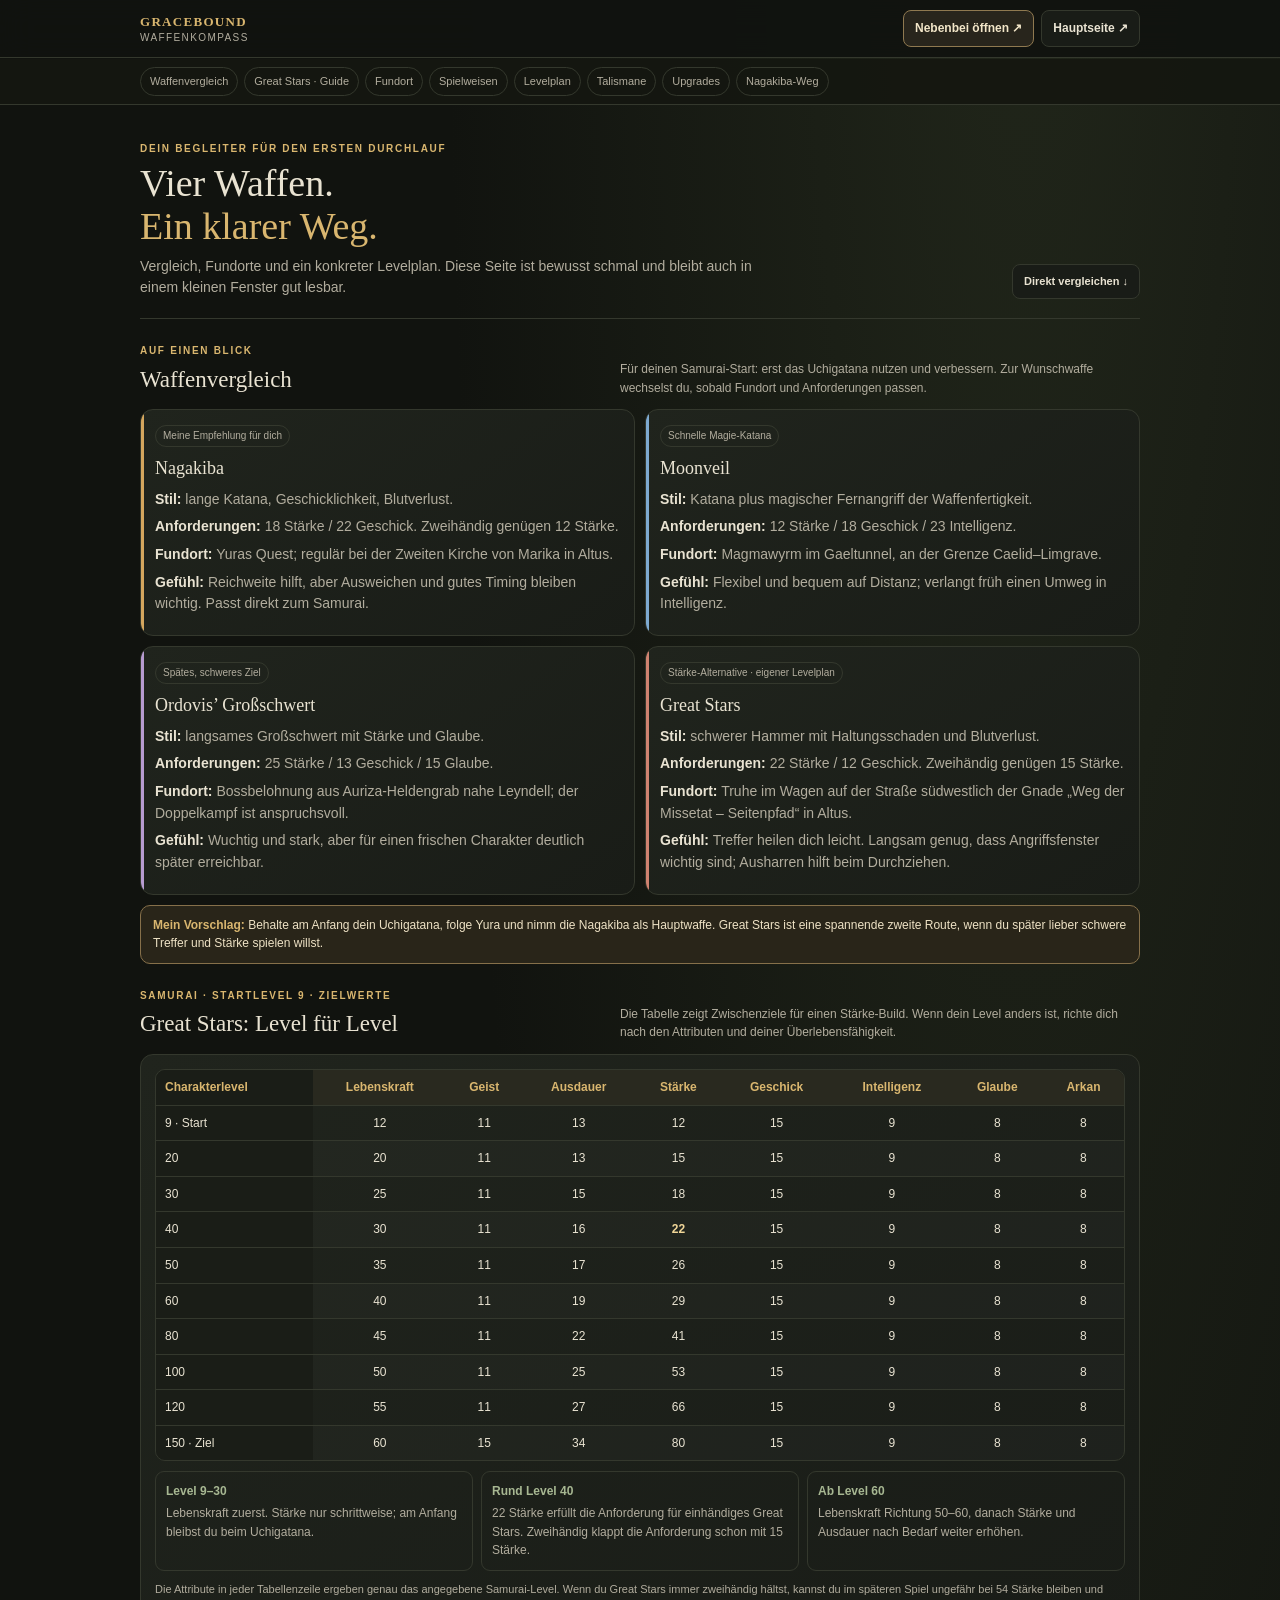
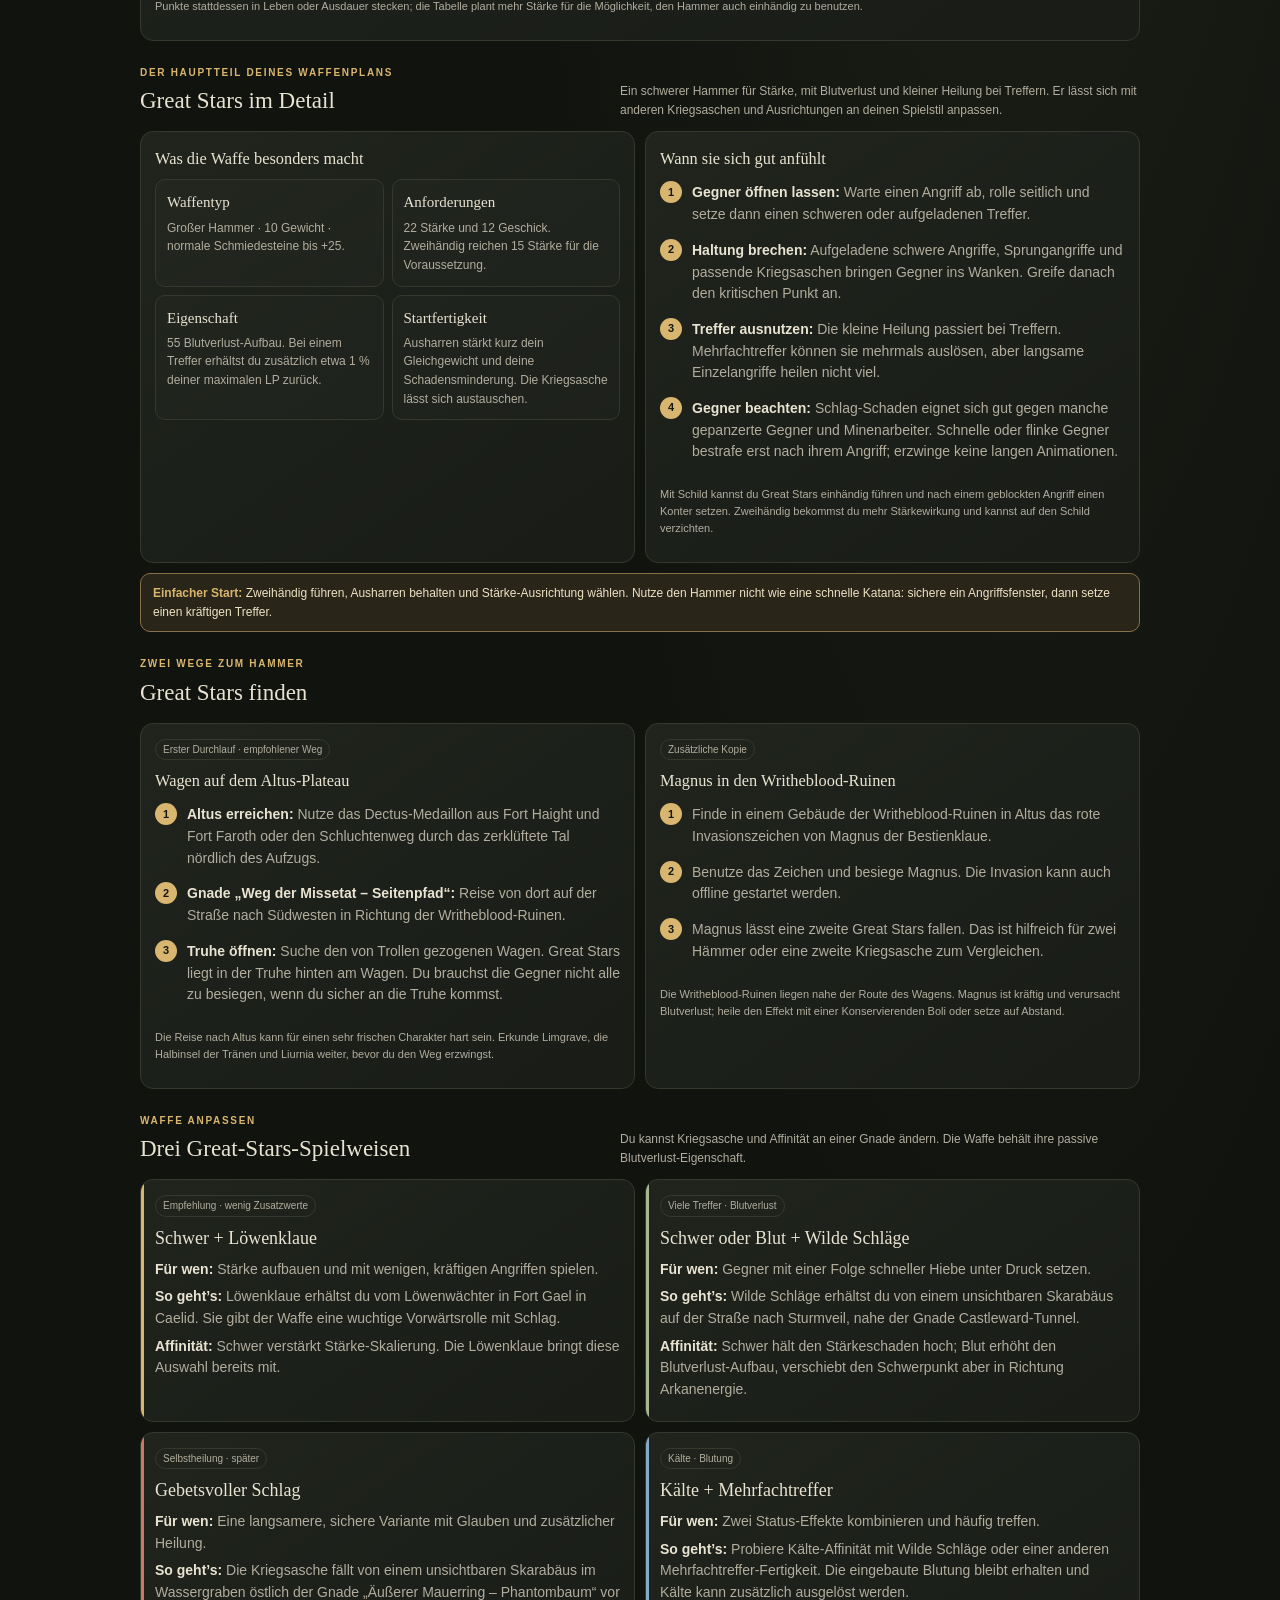
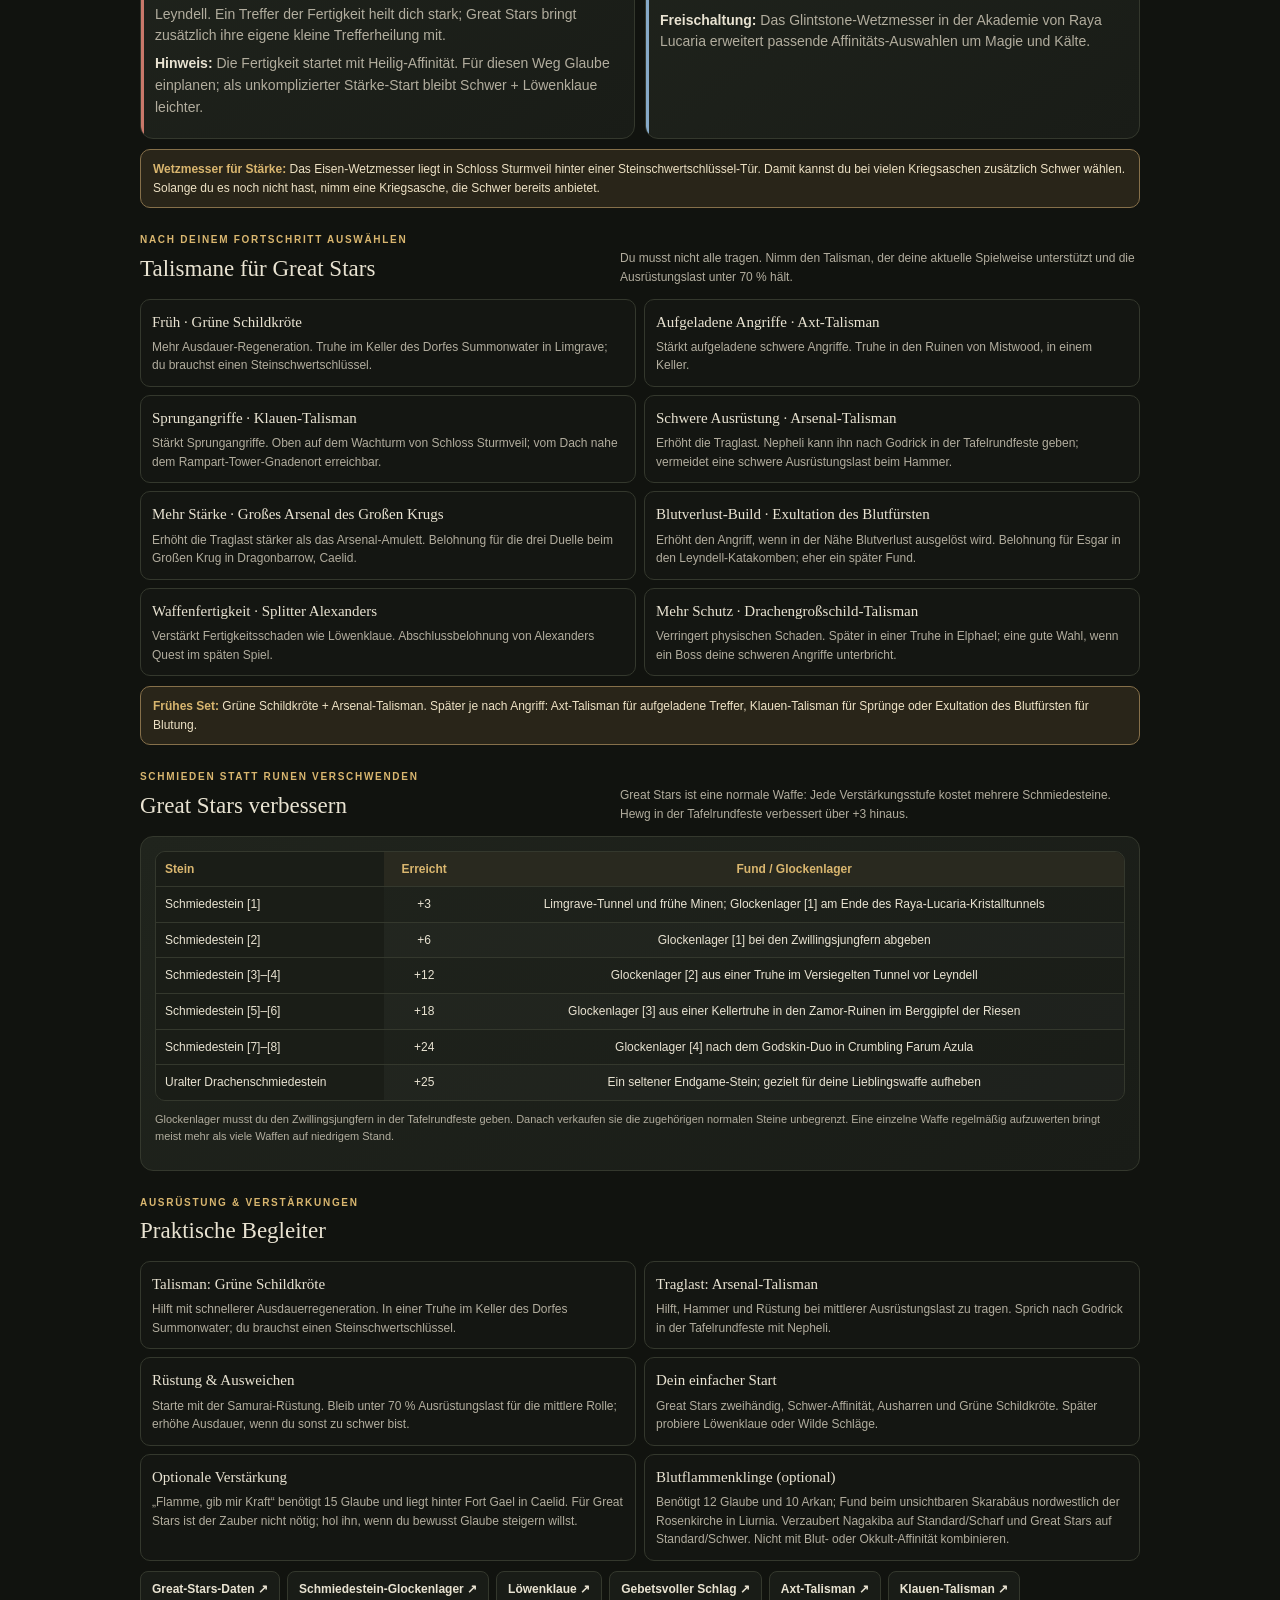
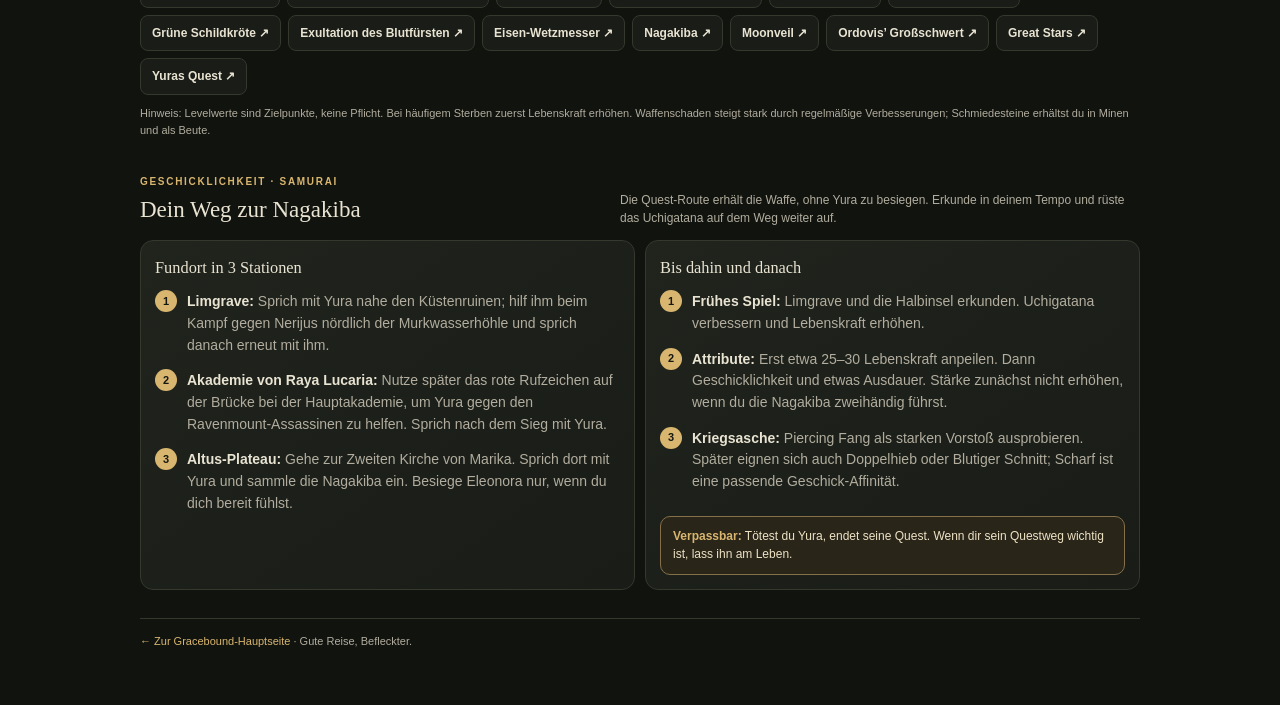
<file: weapon-companion.html>
<!doctype html>
<html lang="de">
<head>
<meta charset="utf-8">
<meta name="viewport" content="width=device-width, initial-scale=1">
<meta name="theme-color" content="#11130f">
<meta name="description" content="Kompakter Elden Ring Waffenvergleich und Levelplan für Nagakiba und Great Stars.">
<title>Waffenkompass — Gracebound</title>
<style>
:root{color-scheme:dark;--bg:#11130f;--panel:#191c17;--panel2:#20241d;--line:#34382d;--text:#e9e3d2;--muted:#b2ad9e;--gold:#d9b66f;--sage:#a7b792;--red:#c9786a;--blue:#86a9c8}
*{box-sizing:border-box}html{scroll-behavior:smooth;scroll-padding-top:70px}body{margin:0;background:radial-gradient(ellipse at 80% -5%,#39432b66,transparent 40%),var(--bg);color:var(--text);font:14px/1.55 Inter,Segoe UI,Arial,sans-serif}a{color:var(--gold);text-decoration:none}a:hover{text-decoration:underline}header{position:sticky;top:0;z-index:5;background:#11130fee;backdrop-filter:blur(16px);border-bottom:1px solid var(--line);padding:10px max(14px,calc((100% - 1000px)/2));display:flex;align-items:center;justify-content:space-between;gap:8px}.brand{font:600 13px/1.2 Georgia,serif;letter-spacing:.1em;color:var(--gold)}.brand small{display:block;color:var(--muted);font:10px Inter,Arial,sans-serif;letter-spacing:.14em;margin-top:3px}.head-actions{display:flex;gap:7px;flex-wrap:wrap}.btn{display:inline-flex;align-items:center;justify-content:center;border:1px solid #8f7950;background:#28251c;color:#f2e6c8;padding:8px 11px;border-radius:8px;font-weight:650;font-size:12px;cursor:pointer}.btn:hover{background:#393223;text-decoration:none}.btn.subtle{border-color:var(--line);background:#191c17;color:var(--text)}nav{position:sticky;top:59px;z-index:4;display:flex;gap:6px;overflow:auto;padding:8px max(14px,calc((100% - 1000px)/2));background:#151711ee;border-bottom:1px solid var(--line)}nav a{white-space:nowrap;border:1px solid var(--line);border-radius:99px;padding:5px 9px;color:var(--muted);font-size:11px}main{width:min(100% - 24px,1000px);margin:22px auto 55px}.hero{display:grid;grid-template-columns:1fr auto;align-items:end;gap:16px;padding:15px 0 19px;border-bottom:1px solid var(--line)}.eyebrow{color:var(--gold);font-size:10px;font-weight:700;letter-spacing:.17em;text-transform:uppercase}h1,h2,h3{font-family:Georgia,serif;font-weight:500}h1{font-size:clamp(25px,5vw,38px);line-height:1.14;margin:6px 0 7px}h1 em{color:var(--gold);font-style:normal}.hero p{max-width:650px;color:var(--muted);margin:0}.quick{display:flex;gap:8px;align-items:center;flex-wrap:wrap}.quick a{color:var(--text);font-size:11px}.section{padding-top:24px}.section-head{display:flex;align-items:end;justify-content:space-between;gap:12px;margin-bottom:12px}.section-head h2{margin:3px 0 0;font-size:23px}.section-head p{margin:0;color:var(--muted);font-size:12px;max-width:520px}.card{background:linear-gradient(145deg,var(--panel2),var(--panel));border:1px solid var(--line);border-radius:13px;padding:14px}.compare{display:grid;grid-template-columns:repeat(2,minmax(0,1fr));gap:10px}.weapon{position:relative;overflow:hidden}.weapon:before{content:"";position:absolute;inset:0 auto 0 0;width:3px;background:var(--accent,var(--gold))}.weapon h3{font-size:18px;margin:0 0 4px}.tag{display:inline-block;border:1px solid var(--line);border-radius:99px;padding:2px 7px;color:var(--muted);font-size:10px;margin:0 0 8px}.weapon p{color:var(--muted);margin:6px 0}.weapon strong{color:var(--text)}.callout{border:1px solid #86704a;background:#292519;color:#eee2c5;border-radius:10px;padding:10px 12px;margin-top:10px;font-size:12px}.callout b{color:var(--gold)}.columns{display:grid;grid-template-columns:1fr 1fr;gap:10px}.steps{list-style:none;padding:0;margin:10px 0 0;counter-reset:step}.steps li{counter-increment:step;position:relative;padding:1px 0 13px 32px;color:var(--muted)}.steps li:before{content:counter(step);position:absolute;left:0;top:0;width:22px;height:22px;display:grid;place-items:center;color:#151711;background:var(--gold);border-radius:50%;font-size:11px;font-weight:800}.steps b{color:var(--text)}.level-wrap{overflow:auto;border:1px solid var(--line);border-radius:10px}.level-table{width:100%;min-width:680px;border-collapse:collapse;font-variant-numeric:tabular-nums;font-size:12px}.level-table th,.level-table td{padding:8px 9px;text-align:center;border-bottom:1px solid var(--line);white-space:nowrap}.level-table th{background:#29291f;color:var(--gold);position:sticky;top:0}.level-table td:first-child,.level-table th:first-child{text-align:left;position:sticky;left:0;background:#1a1d17}.level-table tr:last-child td{border-bottom:0}.level-table tbody tr:nth-child(even){background:#ffffff05}.level-table .goal{color:#f0d698;font-weight:700}.plan-notes{display:grid;grid-template-columns:repeat(3,1fr);gap:8px;margin-top:10px}.note{border:1px solid var(--line);border-radius:9px;padding:10px;color:var(--muted);font-size:12px}.note b{display:block;color:var(--sage);margin-bottom:3px}.gear-grid{display:grid;grid-template-columns:repeat(2,minmax(0,1fr));gap:8px}.gear{border:1px solid var(--line);border-radius:10px;padding:11px;background:#ffffff03}.gear h3{font-size:15px;margin:0 0 4px}.gear p{margin:0;color:var(--muted);font-size:12px}.links{display:flex;gap:7px;flex-wrap:wrap;margin-top:10px}.source{font-size:11px;color:var(--muted);margin-top:10px}footer{border-top:1px solid var(--line);margin-top:28px;padding-top:14px;color:var(--muted);font-size:11px}
@media(max-width:650px){header{padding:9px 12px}nav{top:55px;padding:7px 12px}main{width:min(100% - 18px,1000px);margin-top:14px}.hero{grid-template-columns:1fr}.hero .head-actions{grid-column:1}.compare,.columns,.gear-grid{grid-template-columns:1fr}.plan-notes{grid-template-columns:1fr}.section-head{display:block}.section-head p{margin-top:5px}.card{padding:12px}.section{padding-top:20px}}
</style>
</head>
<body>
<header><a class="brand" href="index.html">GRACEBOUND <small>WAFFENKOMPASS</small></a><div class="head-actions"><button class="btn" type="button" onclick="window.open('weapon-companion.html','graceboundWeaponGuide','popup,width=510,height=900,resizable=yes,scrollbars=yes')">Nebenbei öffnen ↗</button><a class="btn subtle" href="index.html" target="_blank" rel="noopener noreferrer">Hauptseite ↗</a></div></header>
<nav aria-label="Schnellnavigation"><a href="#vergleich">Waffenvergleich</a><a href="#great-stars-guide">Great Stars · Guide</a><a href="#fundort-gs">Fundort</a><a href="#spielweisen-gs">Spielweisen</a><a href="#great-stars">Levelplan</a><a href="#talisman-gs">Talismane</a><a href="#upgrade-gs">Upgrades</a><a href="#nagakiba">Nagakiba-Weg</a></nav>
<main>
<section class="hero"><div><div class="eyebrow">Dein Begleiter für den ersten Durchlauf</div><h1>Vier Waffen.<br><em>Ein klarer Weg.</em></h1><p>Vergleich, Fundorte und ein konkreter Levelplan. Diese Seite ist bewusst schmal und bleibt auch in einem kleinen Fenster gut lesbar.</p></div><div class="quick"><a class="btn subtle" href="#vergleich">Direkt vergleichen ↓</a></div></section>
<section class="section" id="vergleich"><div class="section-head"><div><div class="eyebrow">Auf einen Blick</div><h2>Waffenvergleich</h2></div><p>Für deinen Samurai-Start: erst das Uchigatana nutzen und verbessern. Zur Wunschwaffe wechselst du, sobald Fundort und Anforderungen passen.</p></div>
<div class="compare">
<article class="card weapon" style="--accent:#d4a65e"><span class="tag">Meine Empfehlung für dich</span><h3>Nagakiba</h3><p><strong>Stil:</strong> lange Katana, Geschicklichkeit, Blutverlust.</p><p><strong>Anforderungen:</strong> 18 Stärke / 22 Geschick. Zweihändig genügen 12 Stärke.</p><p><strong>Fundort:</strong> Yuras Quest; regulär bei der Zweiten Kirche von Marika in Altus.</p><p><strong>Gefühl:</strong> Reichweite hilft, aber Ausweichen und gutes Timing bleiben wichtig. Passt direkt zum Samurai.</p></article>
<article class="card weapon" style="--accent:#7da9d0"><span class="tag">Schnelle Magie-Katana</span><h3>Moonveil</h3><p><strong>Stil:</strong> Katana plus magischer Fernangriff der Waffenfertigkeit.</p><p><strong>Anforderungen:</strong> 12 Stärke / 18 Geschick / 23 Intelligenz.</p><p><strong>Fundort:</strong> Magmawyrm im Gaeltunnel, an der Grenze Caelid–Limgrave.</p><p><strong>Gefühl:</strong> Flexibel und bequem auf Distanz; verlangt früh einen Umweg in Intelligenz.</p></article>
<article class="card weapon" style="--accent:#b79bd0"><span class="tag">Spätes, schweres Ziel</span><h3>Ordovis’ Großschwert</h3><p><strong>Stil:</strong> langsames Großschwert mit Stärke und Glaube.</p><p><strong>Anforderungen:</strong> 25 Stärke / 13 Geschick / 15 Glaube.</p><p><strong>Fundort:</strong> Bossbelohnung aus Auriza-Helden­grab nahe Leyndell; der Doppelkampf ist anspruchsvoll.</p><p><strong>Gefühl:</strong> Wuchtig und stark, aber für einen frischen Charakter deutlich später erreichbar.</p></article>
<article class="card weapon" style="--accent:#cf8270"><span class="tag">Stärke-Alternative · eigener Levelplan</span><h3>Great Stars</h3><p><strong>Stil:</strong> schwerer Hammer mit Haltungsschaden und Blutverlust.</p><p><strong>Anforderungen:</strong> 22 Stärke / 12 Geschick. Zweihändig genügen 15 Stärke.</p><p><strong>Fundort:</strong> Truhe im Wagen auf der Straße südwestlich der Gnade „Weg der Missetat – Seitenpfad“ in Altus.</p><p><strong>Gefühl:</strong> Treffer heilen dich leicht. Langsam genug, dass Angriffsfenster wichtig sind; Ausharren hilft beim Durchziehen.</p></article>
</div>
<div class="callout"><b>Mein Vorschlag:</b> Behalte am Anfang dein Uchigatana, folge Yura und nimm die Nagakiba als Hauptwaffe. Great Stars ist eine spannende zweite Route, wenn du später lieber schwere Treffer und Stärke spielen willst.</div>
</section>

<section class="section" id="great-stars"><div class="section-head"><div><div class="eyebrow">Samurai · Startlevel 9 · Zielwerte</div><h2>Great Stars: Level für Level</h2></div><p>Die Tabelle zeigt Zwischenziele für einen Stärke-Build. Wenn dein Level anders ist, richte dich nach den Attributen und deiner Überlebensfähigkeit.</p></div>
<div class="card"><div class="level-wrap"><table class="level-table"><thead><tr><th>Charakterlevel</th><th>Lebenskraft</th><th>Geist</th><th>Ausdauer</th><th>Stärke</th><th>Geschick</th><th>Intelligenz</th><th>Glaube</th><th>Arkan</th></tr></thead><tbody>
<tr><td>9 · Start</td><td>12</td><td>11</td><td>13</td><td>12</td><td>15</td><td>9</td><td>8</td><td>8</td></tr>
<tr><td>20</td><td>20</td><td>11</td><td>13</td><td>15</td><td>15</td><td>9</td><td>8</td><td>8</td></tr>
<tr><td>30</td><td>25</td><td>11</td><td>15</td><td>18</td><td>15</td><td>9</td><td>8</td><td>8</td></tr>
<tr><td>40</td><td>30</td><td>11</td><td>16</td><td class="goal">22</td><td>15</td><td>9</td><td>8</td><td>8</td></tr>
<tr><td>50</td><td>35</td><td>11</td><td>17</td><td>26</td><td>15</td><td>9</td><td>8</td><td>8</td></tr>
<tr><td>60</td><td>40</td><td>11</td><td>19</td><td>29</td><td>15</td><td>9</td><td>8</td><td>8</td></tr>
<tr><td>80</td><td>45</td><td>11</td><td>22</td><td>41</td><td>15</td><td>9</td><td>8</td><td>8</td></tr>
<tr><td>100</td><td>50</td><td>11</td><td>25</td><td>53</td><td>15</td><td>9</td><td>8</td><td>8</td></tr>
<tr><td>120</td><td>55</td><td>11</td><td>27</td><td>66</td><td>15</td><td>9</td><td>8</td><td>8</td></tr>
<tr><td>150 · Ziel</td><td>60</td><td>15</td><td>34</td><td>80</td><td>15</td><td>9</td><td>8</td><td>8</td></tr>
</tbody></table></div>
<div class="plan-notes"><div class="note"><b>Level 9–30</b>Lebenskraft zuerst. Stärke nur schrittweise; am Anfang bleibst du beim Uchigatana.</div><div class="note"><b>Rund Level 40</b>22 Stärke erfüllt die Anforderung für einhändiges Great Stars. Zweihändig klappt die Anforderung schon mit 15 Stärke.</div><div class="note"><b>Ab Level 60</b>Lebenskraft Richtung 50–60, danach Stärke und Ausdauer nach Bedarf weiter erhöhen.</div></div><p class="source">Die Attribute in jeder Tabellenzeile ergeben genau das angegebene Samurai-Level. Wenn du Great Stars immer zweihändig hältst, kannst du im späteren Spiel ungefähr bei 54 Stärke bleiben und Punkte stattdessen in Leben oder Ausdauer stecken; die Tabelle plant mehr Stärke für die Möglichkeit, den Hammer auch einhändig zu benutzen.</p></div>
</section>
<section class="section" id="great-stars-guide"><div class="section-head"><div><div class="eyebrow">Der Hauptteil deines Waffenplans</div><h2>Great Stars im Detail</h2></div><p>Ein schwerer Hammer für Stärke, mit Blutverlust und kleiner Heilung bei Treffern. Er lässt sich mit anderen Kriegsaschen und Ausrichtungen an deinen Spielstil anpassen.</p></div>
<div class="columns">
<article class="card"><h3 style="margin:0 0 8px">Was die Waffe besonders macht</h3><div class="gear-grid">
<div class="gear"><h3>Waffentyp</h3><p>Großer Hammer · 10 Gewicht · normale Schmiedesteine bis +25.</p></div>
<div class="gear"><h3>Anforderungen</h3><p>22 Stärke und 12 Geschick. Zweihändig reichen 15 Stärke für die Voraussetzung.</p></div>
<div class="gear"><h3>Eigenschaft</h3><p>55 Blutverlust-Aufbau. Bei einem Treffer erhältst du zusätzlich etwa 1 % deiner maximalen LP zurück.</p></div>
<div class="gear"><h3>Startfertigkeit</h3><p>Ausharren stärkt kurz dein Gleichgewicht und deine Schadensminderung. Die Kriegsasche lässt sich austauschen.</p></div>
</div></article>
<article class="card"><h3 style="margin:0 0 8px">Wann sie sich gut anfühlt</h3><ol class="steps"><li><b>Gegner öffnen lassen:</b> Warte einen Angriff ab, rolle seitlich und setze dann einen schweren oder aufgeladenen Treffer.</li><li><b>Haltung brechen:</b> Aufgeladene schwere Angriffe, Sprungangriffe und passende Kriegsaschen bringen Gegner ins Wanken. Greife danach den kritischen Punkt an.</li><li><b>Treffer ausnutzen:</b> Die kleine Heilung passiert bei Treffern. Mehrfachtreffer können sie mehrmals auslösen, aber langsame Einzelangriffe heilen nicht viel.</li><li><b>Gegner beachten:</b> Schlag-Schaden eignet sich gut gegen manche gepanzerte Gegner und Minenarbeiter. Schnelle oder flinke Gegner bestrafe erst nach ihrem Angriff; erzwinge keine langen Animationen.</li></ol><p class="source">Mit Schild kannst du Great Stars einhändig führen und nach einem geblockten Angriff einen Konter setzen. Zweihändig bekommst du mehr Stärkewirkung und kannst auf den Schild verzichten.</p></article>
</div>
<div class="callout"><b>Einfacher Start:</b> Zweihändig führen, Ausharren behalten und Stärke-Ausrichtung wählen. Nutze den Hammer nicht wie eine schnelle Katana: sichere ein Angriffsfenster, dann setze einen kräftigen Treffer.</div>
</section>
<section class="section" id="fundort-gs"><div class="section-head"><div><div class="eyebrow">Zwei Wege zum Hammer</div><h2>Great Stars finden</h2></div></div>
<div class="columns">
<article class="card"><span class="tag">Erster Durchlauf · empfohlener Weg</span><h3 style="margin:0">Wagen auf dem Altus-Plateau</h3><ol class="steps"><li><b>Altus erreichen:</b> Nutze das Dectus-Medaillon aus Fort Haight und Fort Faroth oder den Schluchtenweg durch das zerklüftete Tal nördlich des Aufzugs.</li><li><b>Gnade „Weg der Missetat – Seitenpfad“:</b> Reise von dort auf der Straße nach Südwesten in Richtung der Writheblood-Ruinen.</li><li><b>Truhe öffnen:</b> Suche den von Trollen gezogenen Wagen. Great Stars liegt in der Truhe hinten am Wagen. Du brauchst die Gegner nicht alle zu besiegen, wenn du sicher an die Truhe kommst.</li></ol><p class="source">Die Reise nach Altus kann für einen sehr frischen Charakter hart sein. Erkunde Limgrave, die Halbinsel der Tränen und Liurnia weiter, bevor du den Weg erzwingst.</p></article>
<article class="card"><span class="tag">Zusätzliche Kopie</span><h3 style="margin:0">Magnus in den Writheblood-Ruinen</h3><ol class="steps"><li>Finde in einem Gebäude der Writheblood-Ruinen in Altus das rote Invasionszeichen von Magnus der Bestienklaue.</li><li>Benutze das Zeichen und besiege Magnus. Die Invasion kann auch offline gestartet werden.</li><li>Magnus lässt eine zweite Great Stars fallen. Das ist hilfreich für zwei Hämmer oder eine zweite Kriegsasche zum Vergleichen.</li></ol><p class="source">Die Writheblood-Ruinen liegen nahe der Route des Wagens. Magnus ist kräftig und verursacht Blutverlust; heile den Effekt mit einer Konservierenden Boli oder setze auf Abstand.</p></article>
</div>
</section>
<section class="section" id="spielweisen-gs"><div class="section-head"><div><div class="eyebrow">Waffe anpassen</div><h2>Drei Great-Stars-Spielweisen</h2></div><p>Du kannst Kriegsasche und Affinität an einer Gnade ändern. Die Waffe behält ihre passive Blutverlust-Eigenschaft.</p></div>
<div class="compare">
<article class="card weapon" style="--accent:#d9b66f"><span class="tag">Empfehlung · wenig Zusatzwerte</span><h3>Schwer + Löwenklaue</h3><p><strong>Für wen:</strong> Stärke aufbauen und mit wenigen, kräftigen Angriffen spielen.</p><p><strong>So geht’s:</strong> Löwenklaue erhältst du vom Löwenwächter in Fort Gael in Caelid. Sie gibt der Waffe eine wuchtige Vorwärtsrolle mit Schlag.</p><p><strong>Affinität:</strong> Schwer verstärkt Stärke-Skalierung. Die Löwenklaue bringt diese Auswahl bereits mit.</p></article>
<article class="card weapon" style="--accent:#a7b792"><span class="tag">Viele Treffer · Blutverlust</span><h3>Schwer oder Blut + Wilde Schläge</h3><p><strong>Für wen:</strong> Gegner mit einer Folge schneller Hiebe unter Druck setzen.</p><p><strong>So geht’s:</strong> Wilde Schläge erhältst du von einem unsichtbaren Skarabäus auf der Straße nach Sturmveil, nahe der Gnade Castleward-Tunnel.</p><p><strong>Affinität:</strong> Schwer hält den Stärkeschaden hoch; Blut erhöht den Blutverlust-Aufbau, verschiebt den Schwerpunkt aber in Richtung Arkanenergie.</p></article>
<article class="card weapon" style="--accent:#c9786a"><span class="tag">Selbstheilung · später</span><h3>Gebetsvoller Schlag</h3><p><strong>Für wen:</strong> Eine langsamere, sichere Variante mit Glauben und zusätzlicher Heilung.</p><p><strong>So geht’s:</strong> Die Kriegsasche fällt von einem unsichtbaren Skarabäus im Wassergraben östlich der Gnade „Äußerer Mauerring – Phantombaum“ vor Leyndell. Ein Treffer der Fertigkeit heilt dich stark; Great Stars bringt zusätzlich ihre eigene kleine Trefferheilung mit.</p><p><strong>Hinweis:</strong> Die Fertigkeit startet mit Heilig-Affinität. Für diesen Weg Glaube einplanen; als unkomplizierter Stärke-Start bleibt Schwer + Löwenklaue leichter.</p></article>
<article class="card weapon" style="--accent:#86a9c8"><span class="tag">Kälte · Blutung</span><h3>Kälte + Mehrfachtreffer</h3><p><strong>Für wen:</strong> Zwei Status-Effekte kombinieren und häufig treffen.</p><p><strong>So geht’s:</strong> Probiere Kälte-Affinität mit Wilde Schläge oder einer anderen Mehrfachtreffer-Fertigkeit. Die eingebaute Blutung bleibt erhalten und Kälte kann zusätzlich ausgelöst werden.</p><p><strong>Freischaltung:</strong> Das Glintstone-Wetzmesser in der Akademie von Raya Lucaria erweitert passende Affinitäts-Auswahlen um Magie und Kälte.</p></article>
</div>
<div class="callout"><b>Wetzmesser für Stärke:</b> Das Eisen-Wetzmesser liegt in Schloss Sturmveil hinter einer Steinschwertschlüssel-Tür. Damit kannst du bei vielen Kriegsaschen zusätzlich Schwer wählen. Solange du es noch nicht hast, nimm eine Kriegsasche, die Schwer bereits anbietet.</div>
</section>
<section class="section" id="talisman-gs"><div class="section-head"><div><div class="eyebrow">Nach deinem Fortschritt auswählen</div><h2>Talismane für Great Stars</h2></div><p>Du musst nicht alle tragen. Nimm den Talisman, der deine aktuelle Spielweise unterstützt und die Ausrüstungslast unter 70 % hält.</p></div>
<div class="gear-grid">
<article class="gear"><h3>Früh · Grüne Schildkröte</h3><p>Mehr Ausdauer-Regeneration. Truhe im Keller des Dorfes Summonwater in Limgrave; du brauchst einen Steinschwertschlüssel.</p></article>
<article class="gear"><h3>Aufgeladene Angriffe · Axt-Talisman</h3><p>Stärkt aufgeladene schwere Angriffe. Truhe in den Ruinen von Mistwood, in einem Keller.</p></article>
<article class="gear"><h3>Sprungangriffe · Klauen-Talisman</h3><p>Stärkt Sprungangriffe. Oben auf dem Wachturm von Schloss Sturmveil; vom Dach nahe dem Rampart-Tower-Gnadenort erreichbar.</p></article>
<article class="gear"><h3>Schwere Ausrüstung · Arsenal-Talisman</h3><p>Erhöht die Traglast. Nepheli kann ihn nach Godrick in der Tafelrundfeste geben; vermeidet eine schwere Ausrüstungslast beim Hammer.</p></article>
<article class="gear"><h3>Mehr Stärke · Großes Arsenal des Großen Krugs</h3><p>Erhöht die Traglast stärker als das Arsenal-Amulett. Belohnung für die drei Duelle beim Großen Krug in Dragonbarrow, Caelid.</p></article>
<article class="gear"><h3>Blutverlust-Build · Exultation des Blutfürsten</h3><p>Erhöht den Angriff, wenn in der Nähe Blutverlust ausgelöst wird. Belohnung für Esgar in den Leyndell-Katakomben; eher ein später Fund.</p></article>
<article class="gear"><h3>Waffenfertigkeit · Splitter Alexanders</h3><p>Verstärkt Fertigkeitsschaden wie Löwenklaue. Abschlussbelohnung von Alexanders Quest im späten Spiel.</p></article>
<article class="gear"><h3>Mehr Schutz · Drachengroßschild-Talisman</h3><p>Verringert physischen Schaden. Später in einer Truhe in Elphael; eine gute Wahl, wenn ein Boss deine schweren Angriffe unterbricht.</p></article>
</div>
<div class="callout"><b>Frühes Set:</b> Grüne Schildkröte + Arsenal-Talisman. Später je nach Angriff: Axt-Talisman für aufgeladene Treffer, Klauen-Talisman für Sprünge oder Exultation des Blutfürsten für Blutung.</div>
</section>
<section class="section" id="upgrade-gs"><div class="section-head"><div><div class="eyebrow">Schmieden statt Runen verschwenden</div><h2>Great Stars verbessern</h2></div><p>Great Stars ist eine normale Waffe: Jede Verstärkungsstufe kostet mehrere Schmiedesteine. Hewg in der Tafelrundfeste verbessert über +3 hinaus.</p></div>
<div class="card"><div class="level-wrap"><table class="level-table"><thead><tr><th>Stein</th><th>Erreicht</th><th>Fund / Glockenlager</th></tr></thead><tbody>
<tr><td>Schmiedestein [1]</td><td>+3</td><td>Limgrave-Tunnel und frühe Minen; Glockenlager [1] am Ende des Raya-Lucaria-Kristalltunnels</td></tr>
<tr><td>Schmiedestein [2]</td><td>+6</td><td>Glockenlager [1] bei den Zwillingsjungfern abgeben</td></tr>
<tr><td>Schmiedestein [3]–[4]</td><td>+12</td><td>Glockenlager [2] aus einer Truhe im Versiegelten Tunnel vor Leyndell</td></tr>
<tr><td>Schmiedestein [5]–[6]</td><td>+18</td><td>Glockenlager [3] aus einer Kellertruhe in den Zamor-Ruinen im Berggipfel der Riesen</td></tr>
<tr><td>Schmiedestein [7]–[8]</td><td>+24</td><td>Glockenlager [4] nach dem Godskin-Duo in Crumbling Farum Azula</td></tr>
<tr><td>Uralter Drachenschmiedestein</td><td>+25</td><td>Ein seltener Endgame-Stein; gezielt für deine Lieblingswaffe aufheben</td></tr>
</tbody></table></div><p class="source">Glockenlager musst du den Zwillingsjungfern in der Tafelrundfeste geben. Danach verkaufen sie die zugehörigen normalen Steine unbegrenzt. Eine einzelne Waffe regelmäßig aufzuwerten bringt meist mehr als viele Waffen auf niedrigem Stand.</p></div>
</section>
<section class="section" id="ausruestung"><div class="section-head"><div><div class="eyebrow">Ausrüstung & Verstärkungen</div><h2>Praktische Begleiter</h2></div></div><div class="gear-grid">
<article class="gear"><h3>Talisman: Grüne Schildkröte</h3><p>Hilft mit schnellerer Ausdauerregeneration. In einer Truhe im Keller des Dorfes Summonwater; du brauchst einen Steinschwertschlüssel.</p></article>
<article class="gear"><h3>Traglast: Arsenal-Talisman</h3><p>Hilft, Hammer und Rüstung bei mittlerer Ausrüstungslast zu tragen. Sprich nach Godrick in der Tafelrundfeste mit Nepheli.</p></article>
<article class="gear"><h3>Rüstung & Ausweichen</h3><p>Starte mit der Samurai-Rüstung. Bleib unter 70 % Ausrüstungslast für die mittlere Rolle; erhöhe Ausdauer, wenn du sonst zu schwer bist.</p></article>
<article class="gear"><h3>Dein einfacher Start</h3><p>Great Stars zweihändig, Schwer-Affinität, Ausharren und Grüne Schildkröte. Später probiere Löwenklaue oder Wilde Schläge.</p></article>
<article class="gear"><h3>Optionale Verstärkung</h3><p>„Flamme, gib mir Kraft“ benötigt 15 Glaube und liegt hinter Fort Gael in Caelid. Für Great Stars ist der Zauber nicht nötig; hol ihn, wenn du bewusst Glaube steigern willst.</p></article>
<article class="gear"><h3>Blutflammenklinge (optional)</h3><p>Benötigt 12 Glaube und 10 Arkan; Fund beim unsichtbaren Skarabäus nordwestlich der Rosenkirche in Liurnia. Verzaubert Nagakiba auf Standard/Scharf und Great Stars auf Standard/Schwer. Nicht mit Blut- oder Okkult-Affinität kombinieren.</p></article>
</div>
<div class="links"><a class="btn subtle" href="https://eldenring.wiki.gg/wiki/Great_Stars" target="_blank" rel="noopener noreferrer">Great-Stars-Daten ↗</a><a class="btn subtle" href="https://eldenring.wiki.gg/wiki/Smithing-Stone_Miner%27s_Bell_Bearing" target="_blank" rel="noopener noreferrer">Schmiedestein-Glockenlager ↗</a><a class="btn subtle" href="https://eldenring.wiki.gg/wiki/Lion%27s_Claw" target="_blank" rel="noopener noreferrer">Löwenklaue ↗</a><a class="btn subtle" href="https://eldenring.wiki.gg/wiki/Prayerful_Strike" target="_blank" rel="noopener noreferrer">Gebetsvoller Schlag ↗</a><a class="btn subtle" href="https://eldenring.wiki.gg/wiki/Axe_Talisman" target="_blank" rel="noopener noreferrer">Axt-Talisman ↗</a><a class="btn subtle" href="https://eldenring.wiki.gg/wiki/Claw_Talisman" target="_blank" rel="noopener noreferrer">Klauen-Talisman ↗</a><a class="btn subtle" href="https://eldenring.wiki.gg/wiki/Green_Turtle_Talisman" target="_blank" rel="noopener noreferrer">Grüne Schildkröte ↗</a><a class="btn subtle" href="https://eldenring.wiki.gg/wiki/Lord_of_Blood%27s_Exultation" target="_blank" rel="noopener noreferrer">Exultation des Blutfürsten ↗</a><a class="btn subtle" href="https://eldenring.wiki.gg/wiki/Iron_Whetblade" target="_blank" rel="noopener noreferrer">Eisen-Wetzmesser ↗</a><a class="btn subtle" href="https://eldenring.wiki.gg/wiki/Nagakiba" target="_blank" rel="noopener noreferrer">Nagakiba ↗</a><a class="btn subtle" href="https://eldenring.wiki.gg/wiki/Moonveil" target="_blank" rel="noopener noreferrer">Moonveil ↗</a><a class="btn subtle" href="https://eldenring.wiki.gg/wiki/Ordovis%27s_Greatsword" target="_blank" rel="noopener noreferrer">Ordovis’ Großschwert ↗</a><a class="btn subtle" href="https://eldenring.wiki.gg/wiki/Great_Stars" target="_blank" rel="noopener noreferrer">Great Stars ↗</a><a class="btn subtle" href="https://eldenring.wiki.gg/wiki/Bloody_Finger_Hunter_Yura" target="_blank" rel="noopener noreferrer">Yuras Quest ↗</a></div>
<p class="source">Hinweis: Levelwerte sind Zielpunkte, keine Pflicht. Bei häufigem Sterben zuerst Lebenskraft erhöhen. Waffenschaden steigt stark durch regelmäßige Verbesserungen; Schmiedesteine erhältst du in Minen und als Beute.</p></section>
<section class="section" id="nagakiba"><div class="section-head"><div><div class="eyebrow">Geschicklichkeit · Samurai</div><h2>Dein Weg zur Nagakiba</h2></div><p>Die Quest-Route erhält die Waffe, ohne Yura zu besiegen. Erkunde in deinem Tempo und rüste das Uchigatana auf dem Weg weiter auf.</p></div>
<div class="columns"><article class="card"><h3 style="margin:0">Fundort in 3 Stationen</h3><ol class="steps"><li><b>Limgrave:</b> Sprich mit Yura nahe den Küstenruinen; hilf ihm beim Kampf gegen Nerijus nördlich der Murkwasserhöhle und sprich danach erneut mit ihm.</li><li><b>Akademie von Raya Lucaria:</b> Nutze später das rote Rufzeichen auf der Brücke bei der Hauptakademie, um Yura gegen den Ravenmount-Assassinen zu helfen. Sprich nach dem Sieg mit Yura.</li><li><b>Altus-Plateau:</b> Gehe zur Zweiten Kirche von Marika. Sprich dort mit Yura und sammle die Nagakiba ein. Besiege Eleonora nur, wenn du dich bereit fühlst.</li></ol></article>
<article class="card"><h3 style="margin:0">Bis dahin und danach</h3><ol class="steps"><li><b>Frühes Spiel:</b> Limgrave und die Halbinsel erkunden. Uchigatana verbessern und Lebenskraft erhöhen.</li><li><b>Attribute:</b> Erst etwa 25–30 Lebenskraft anpeilen. Dann Geschicklichkeit und etwas Ausdauer. Stärke zunächst nicht erhöhen, wenn du die Nagakiba zweihändig führst.</li><li><b>Kriegsasche:</b> Piercing Fang als starken Vorstoß ausprobieren. Später eignen sich auch Doppelhieb oder Blutiger Schnitt; Scharf ist eine passende Geschick-Affinität.</li></ol><div class="callout"><b>Verpassbar:</b> Tötest du Yura, endet seine Quest. Wenn dir sein Questweg wichtig ist, lass ihn am Leben.</div></article></div>
</section>
<footer><a href="index.html">← Zur Gracebound-Hauptseite</a><span> · Gute Reise, Befleckter.</span></footer>
</main>
</body></html>
</file>
